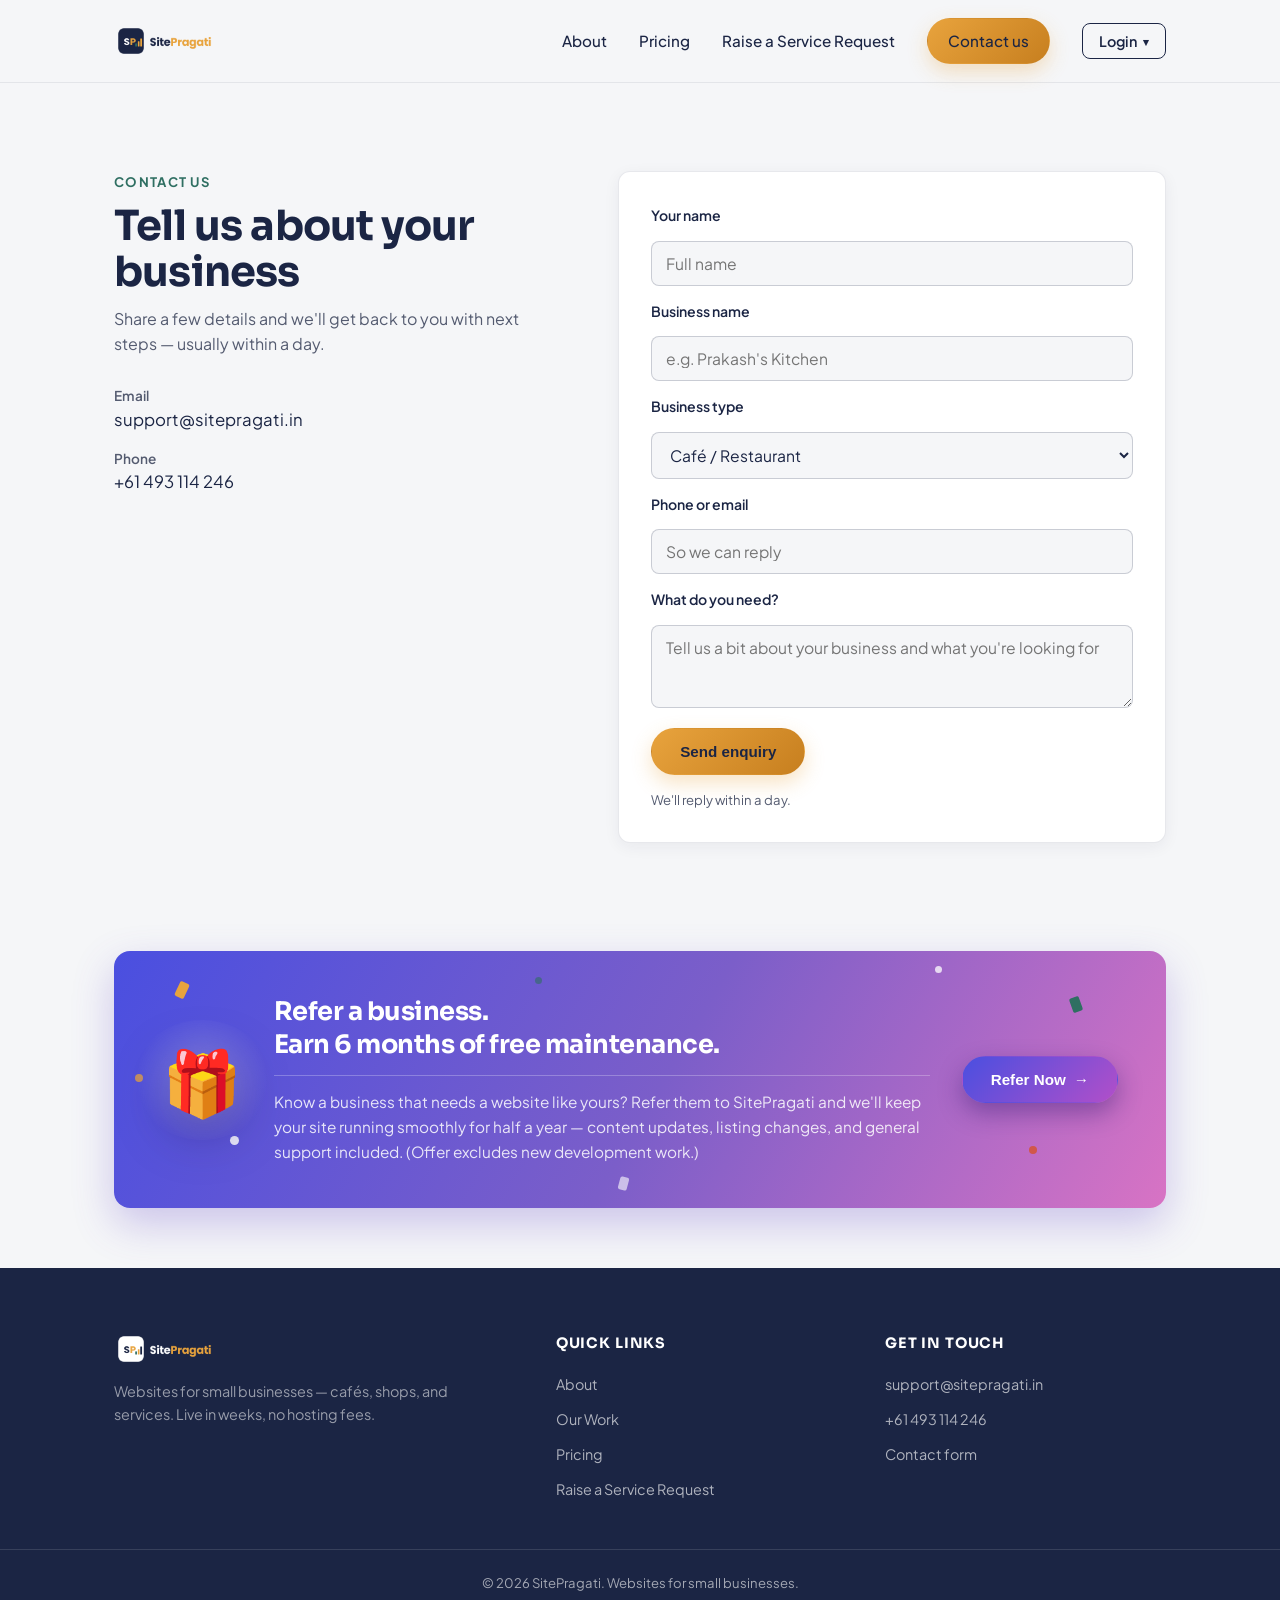
<file: contact.html>
<!DOCTYPE html>
<html lang="en">
<head>
<meta charset="UTF-8">
<meta name="viewport" content="width=device-width, initial-scale=1.0">
<meta name="description" content="Get in touch with SitePragati — share a few details about your business and we'll get back to you with next steps, usually within a day.">
<link rel="canonical" href="https://sitepragati.in/contact.html">
<title>Contact — SitePragati</title>
<link rel="icon" href="favicon.ico" sizes="any">
<link rel="icon" type="image/png" href="images/favicon-32.png" sizes="32x32">
<link rel="apple-touch-icon" href="images/apple-touch-icon.png">
<link rel="preconnect" href="https://fonts.googleapis.com">
<link rel="preconnect" href="https://fonts.gstatic.com" crossorigin>
<link href="https://fonts.googleapis.com/css2?family=Sora:wght@500;600;700&family=Plus+Jakarta+Sans:wght@400;500;600;700&display=swap" rel="stylesheet">
<link rel="stylesheet" href="style.css">
</head>
<body>

<a href="#main" class="skip-link">Skip to content</a>

<header>
  <nav class="nav">
    <a href="/" class="brand"><img src="images/logo-horizontal-color.png" alt="SitePragati" class="brand-logo"></a>
    <button class="nav-toggle" id="navToggle" aria-label="Open menu" aria-expanded="false">&#9776;</button>
    <ul class="nav-links" id="navLinks">
      <li><a href="/">About</a></li>
      <li><a href="pricing.html">Pricing</a></li>
      <li><a href="raise-request.html">Raise a Service Request</a></li>
      <li><a href="contact.html" class="btn btn-primary btn-small">Contact us</a></li>
      <li class="login-dropdown">
        <button type="button" class="login-dropdown-btn" id="loginDropdownBtn" aria-haspopup="true" aria-expanded="false">
          Login <span class="caret">&#9662;</span>
        </button>
        <div class="login-dropdown-menu" id="loginDropdownMenu" hidden>
          <a href="portal.html?role=customer">Customer Login</a>
          <a href="portal.html?role=admin">Admin Login</a>
        </div>
      </li>
    </ul>
  </nav>
</header>

<main id="main">

  <section id="contact" class="contact">
    <div class="wrap contact-grid">
      <div class="contact-copy">
        <span class="page-eyebrow">Contact us</span>
        <h1 class="page-title">Tell us about your business</h1>
        <p>Share a few details and we'll get back to you with next steps — usually within a day.</p>
        <dl class="contact-info">
          <dt>Email</dt>
          <dd>support@sitepragati.in</dd>
          <dt>Phone</dt>
          <dd>+61 493 114 246</dd>
        </dl>
      </div>
      <form id="enquiryForm">
        <label for="name">Your name</label>
        <input type="text" id="name" name="name" placeholder="Full name" required>

        <label for="business">Business name</label>
        <input type="text" id="business" name="business" placeholder="e.g. Prakash's Kitchen">

        <label for="businessType">Business type</label>
        <select id="businessType" name="businessType">
          <option value="Café/Restaurant">Café / Restaurant</option>
          <option value="Retail/Shop">Retail / Shop</option>
          <option value="Services">Services (salon, consulting, repair, etc.)</option>
          <option value="Other">Other</option>
        </select>

        <label for="contactField">Phone or email</label>
        <input type="text" id="contactField" name="contact" placeholder="So we can reply" required>

        <label for="message">What do you need?</label>
        <textarea id="message" name="message" placeholder="Tell us a bit about your business and what you're looking for" rows="3"></textarea>

        <button type="submit" class="btn btn-primary">Send enquiry</button>
        <p class="form-note" id="formNote">We'll reply within a day.</p>
      </form>
    </div>
  </section>

  <section id="referral" class="referral-section">
    <div class="wrap">
      <div class="referral-card">
        <div class="referral-confetti" aria-hidden="true">
          <span></span><span></span><span></span><span></span><span></span><span></span><span></span><span></span>
        </div>
        <div class="referral-card-icon" aria-hidden="true">🎁</div>
        <div class="referral-card-text">
          <h2>Refer a business.<span>Earn 6 months of free maintenance.</span></h2>
          <p>Know a business that needs a website like yours? Refer them to SitePragati and we'll keep your site running smoothly for half a year — content updates, listing changes, and general support included. (Offer excludes new development work.)</p>
        </div>
        <button type="button" id="referBusinessBtn" class="btn btn-gradient">Refer Now <span aria-hidden="true">→</span></button>
      </div>
    </div>
  </section>

</main>

<footer class="site-footer">
  <div class="wrap footer-grid">
    <div class="footer-brand">
      <p class="brand footer-logo"><img src="images/logo-horizontal-reversed.png" alt="SitePragati" class="brand-logo"></p>
      <p class="footer-tagline">Websites for small businesses — cafés, shops, and services. Live in weeks, no hosting fees.</p>
    </div>
    <div class="footer-col">
      <h4>Quick links</h4>
      <ul>
        <li><a href="/">About</a></li>
        <li><a href="/#work">Our Work</a></li>
        <li><a href="pricing.html">Pricing</a></li>
          <li><a href="raise-request.html">Raise a Service Request</a></li>
      </ul>
    </div>
    <div class="footer-col">
      <h4>Get in touch</h4>
      <ul>
        <li><a href="mailto:support@sitepragati.in">support@sitepragati.in</a></li>
        <li><a href="tel:+61493114246">+61 493 114 246</a></li>
        <li><a href="contact.html">Contact form</a></li>
      </ul>
    </div>
  </div>
  <div class="footer-bottom">
    <p>&copy; <span id="year"></span> SitePragati. Websites for small businesses.</p>
  </div>
</footer>

<script src="common.js"></script>
<script src="contact.js"></script>
</body>
</html>
</file>
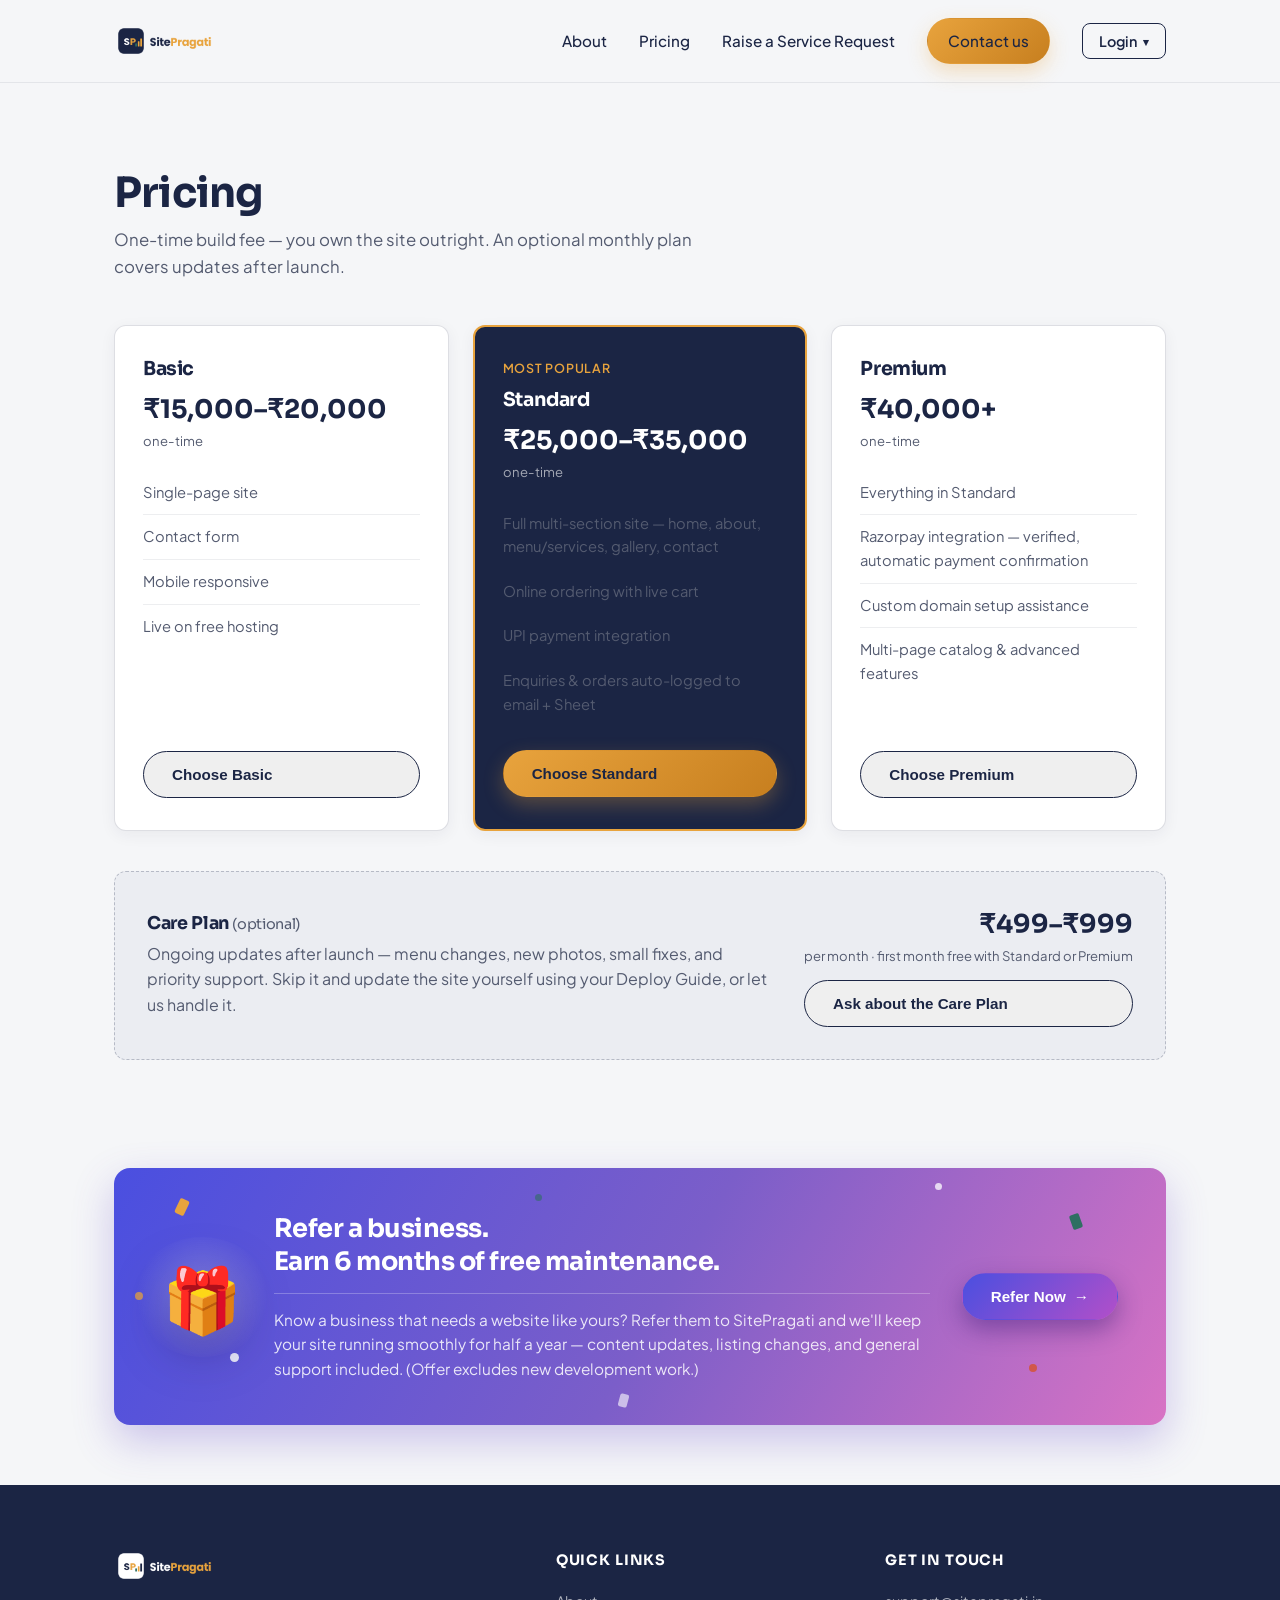
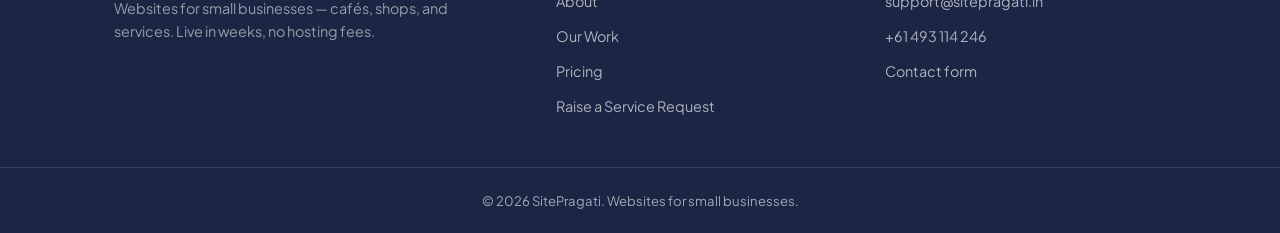
<file: pricing.html>
<!DOCTYPE html>
<html lang="en">
<head>
<meta charset="UTF-8">
<meta name="viewport" content="width=device-width, initial-scale=1.0">
<meta name="description" content="SitePragati pricing — one-time build fee, you own the site outright. Basic, Standard, and Premium packages, with an optional monthly Care Plan for ongoing updates.">
<link rel="canonical" href="https://sitepragati.in/pricing.html">
<title>Pricing — SitePragati</title>
<link rel="icon" href="favicon.ico" sizes="any">
<link rel="icon" type="image/png" href="images/favicon-32.png" sizes="32x32">
<link rel="apple-touch-icon" href="images/apple-touch-icon.png">
<link rel="preconnect" href="https://fonts.googleapis.com">
<link rel="preconnect" href="https://fonts.gstatic.com" crossorigin>
<link href="https://fonts.googleapis.com/css2?family=Sora:wght@500;600;700&family=Plus+Jakarta+Sans:wght@400;500;600;700&display=swap" rel="stylesheet">
<link rel="stylesheet" href="style.css">
</head>
<body>

<a href="#main" class="skip-link">Skip to content</a>

<header>
  <nav class="nav">
    <a href="/" class="brand"><img src="images/logo-horizontal-color.png" alt="SitePragati" class="brand-logo"></a>
    <button class="nav-toggle" id="navToggle" aria-label="Open menu" aria-expanded="false">&#9776;</button>
    <ul class="nav-links" id="navLinks">
      <li><a href="/">About</a></li>
      <li><a href="pricing.html">Pricing</a></li>
      <li><a href="raise-request.html">Raise a Service Request</a></li>
      <li><a href="contact.html" class="btn btn-primary btn-small">Contact us</a></li>
      <li class="login-dropdown">
        <button type="button" class="login-dropdown-btn" id="loginDropdownBtn" aria-haspopup="true" aria-expanded="false">
          Login <span class="caret">&#9662;</span>
        </button>
        <div class="login-dropdown-menu" id="loginDropdownMenu" hidden>
          <a href="portal.html?role=customer">Customer Login</a>
          <a href="portal.html?role=admin">Admin Login</a>
        </div>
      </li>
    </ul>
  </nav>
</header>

<main id="main">

  <section class="pricing">
    <div class="wrap">
      <h1 class="page-title">Pricing</h1>
      <p class="section-lead">One-time build fee — you own the site outright. An optional monthly plan covers updates after launch.</p>

      <div class="price-grid">
        <div class="price-card">
          <h3>Basic</h3>
          <p class="price-amount">₹15,000–₹20,000</p>
          <p class="price-note">one-time</p>
          <ul>
            <li>Single-page site</li>
            <li>Contact form</li>
            <li>Mobile responsive</li>
            <li>Live on free hosting</li>
          </ul>
          <button type="button" class="btn btn-outline price-cta" data-package="Basic">Choose Basic</button>
        </div>

        <div class="price-card price-card-featured">
          <p class="price-badge">Most popular</p>
          <h3>Standard</h3>
          <p class="price-amount">₹25,000–₹35,000</p>
          <p class="price-note">one-time</p>
          <ul>
            <li>Full multi-section site — home, about, menu/services, gallery, contact</li>
            <li>Online ordering with live cart</li>
            <li>UPI payment integration</li>
            <li>Enquiries &amp; orders auto-logged to email + Sheet</li>
          </ul>
          <button type="button" class="btn btn-primary price-cta" data-package="Standard">Choose Standard</button>
        </div>

        <div class="price-card">
          <h3>Premium</h3>
          <p class="price-amount">₹40,000+</p>
          <p class="price-note">one-time</p>
          <ul>
            <li>Everything in Standard</li>
            <li>Razorpay integration — verified, automatic payment confirmation</li>
            <li>Custom domain setup assistance</li>
            <li>Multi-page catalog &amp; advanced features</li>
          </ul>
          <button type="button" class="btn btn-outline price-cta" data-package="Premium">Choose Premium</button>
        </div>
      </div>

      <div class="care-plan">
        <div class="care-plan-copy">
          <h3>Care Plan <span>(optional)</span></h3>
          <p>Ongoing updates after launch — menu changes, new photos, small fixes, and priority support. Skip it and update the site yourself using your Deploy Guide, or let us handle it.</p>
        </div>
        <div class="care-plan-price">
          <p class="price-amount">₹499–₹999</p>
          <p class="price-note">per month · first month free with Standard or Premium</p>
          <button type="button" class="btn btn-outline price-cta" data-package="Care Plan">Ask about the Care Plan</button>
        </div>
      </div>
    </div>
  </section>

  <section id="referral" class="referral-section">
    <div class="wrap">
      <div class="referral-card">
        <div class="referral-confetti" aria-hidden="true">
          <span></span><span></span><span></span><span></span><span></span><span></span><span></span><span></span>
        </div>
        <div class="referral-card-icon" aria-hidden="true">🎁</div>
        <div class="referral-card-text">
          <h2>Refer a business.<span>Earn 6 months of free maintenance.</span></h2>
          <p>Know a business that needs a website like yours? Refer them to SitePragati and we'll keep your site running smoothly for half a year — content updates, listing changes, and general support included. (Offer excludes new development work.)</p>
        </div>
        <button type="button" id="referBusinessBtn" class="btn btn-gradient">Refer Now <span aria-hidden="true">→</span></button>
      </div>
    </div>
  </section>

</main>

<footer class="site-footer">
  <div class="wrap footer-grid">
    <div class="footer-brand">
      <p class="brand footer-logo"><img src="images/logo-horizontal-reversed.png" alt="SitePragati" class="brand-logo"></p>
      <p class="footer-tagline">Websites for small businesses — cafés, shops, and services. Live in weeks, no hosting fees.</p>
    </div>
    <div class="footer-col">
      <h4>Quick links</h4>
      <ul>
        <li><a href="/">About</a></li>
        <li><a href="/#work">Our Work</a></li>
        <li><a href="pricing.html">Pricing</a></li>
          <li><a href="raise-request.html">Raise a Service Request</a></li>
      </ul>
    </div>
    <div class="footer-col">
      <h4>Get in touch</h4>
      <ul>
        <li><a href="mailto:support@sitepragati.in">support@sitepragati.in</a></li>
        <li><a href="tel:+61493114246">+61 493 114 246</a></li>
        <li><a href="contact.html">Contact form</a></li>
      </ul>
    </div>
  </div>
  <div class="footer-bottom">
    <p>&copy; <span id="year"></span> SitePragati. Websites for small businesses.</p>
  </div>
</footer>

<script src="common.js"></script>
<script src="pricing.js"></script>
</body>
</html>
</file>
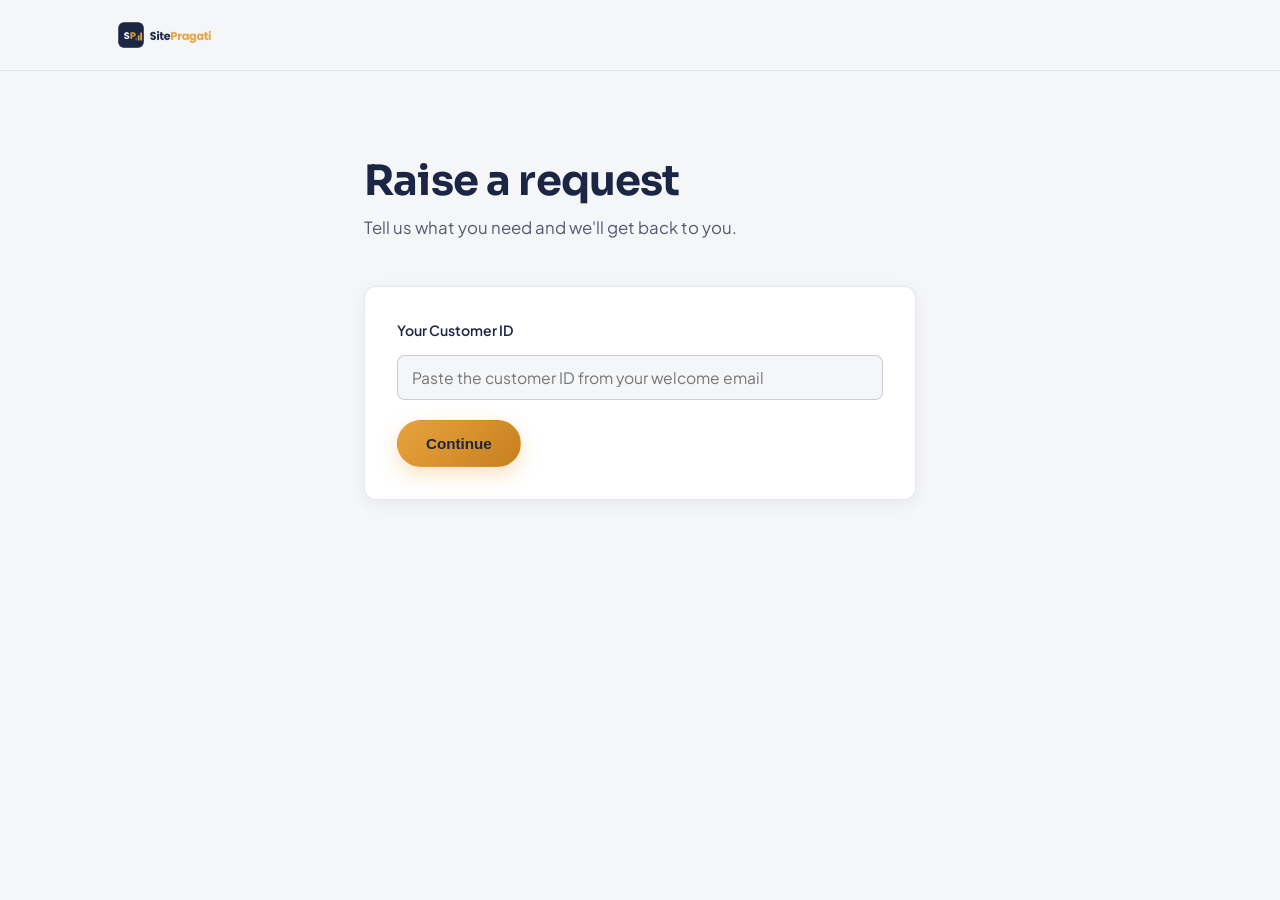
<file: raise-request.html>
<!DOCTYPE html>
<html lang="en">
<head>
<meta charset="UTF-8">
<meta name="viewport" content="width=device-width, initial-scale=1.0">
<meta name="robots" content="noindex">
<title>Raise a Request — SitePragati</title>
<link rel="icon" href="favicon.ico" sizes="any">
<link rel="icon" type="image/png" href="images/favicon-32.png" sizes="32x32">
<link rel="apple-touch-icon" href="images/apple-touch-icon.png">
<link rel="preconnect" href="https://fonts.googleapis.com">
<link rel="preconnect" href="https://fonts.gstatic.com" crossorigin>
<link href="https://fonts.googleapis.com/css2?family=Sora:wght@500;600;700&family=Plus+Jakarta+Sans:wght@400;500;600;700&display=swap" rel="stylesheet">
<link rel="stylesheet" href="style.css">
<style>form[hidden], .mode-toggle[hidden]{display:none;}</style>
</head>
<body>

<header>
  <nav class="nav">
    <a href="/" class="brand"><img src="images/logo-horizontal-color.png" alt="SitePragati" class="brand-logo"></a>
  </nav>
</header>

<main id="main">
  <section>
    <div class="wrap" style="max-width:600px;">
      <h2>Raise a request</h2>
      <p class="section-lead">Tell us what you need and we'll get back to you.</p>

      <p id="loadingNote" class="form-note" hidden>Loading your account…</p>

      <div class="mode-toggle" id="modeToggle" hidden>
        <button type="button" class="mode-toggle-btn active" data-mode="raise">Raise a request</button>
        <button type="button" class="mode-toggle-btn" data-mode="track">Track a request</button>
      </div>

      <form id="trackForm" hidden>
        <label for="trackTicketId">Request ID</label>
        <input type="text" id="trackTicketId" placeholder="e.g. K7XPQ2 — from your confirmation" maxlength="6" style="text-transform:uppercase;" required>
        <p id="trackError" class="form-note" style="color:#B3261E;" hidden></p>
        <button type="submit" class="btn btn-primary" id="trackBtn">Check status</button>
      </form>

      <div id="trackResult" class="track-result" hidden></div>

      <form id="lookupForm" hidden>
        <label for="lookupCustomerId">Your Customer ID</label>
        <input type="text" id="lookupCustomerId" placeholder="Paste the customer ID from your welcome email" required>
        <p id="lookupError" class="form-note" style="color:#B3261E;" hidden></p>
        <button type="submit" class="btn btn-primary" id="lookupBtn">Continue</button>
      </form>

      <form id="requestForm" hidden>
        <label for="customerDisplay">Customer</label>
        <input type="text" id="customerDisplay" readonly disabled>

        <label for="reqSubject">What's this about?</label>
        <input type="text" id="reqSubject" placeholder="e.g. Update menu prices, Fix broken image" required>

        <label for="reqDescription">Details</label>
        <textarea id="reqDescription" rows="5" placeholder="Describe what you need — the more detail, the faster we can help." required></textarea>

        <label for="reqFile">Attach a file (optional, 10MB max)</label>
        <input type="file" id="reqFile">

        <button type="submit" class="btn btn-primary" id="reqSubmitBtn">Submit request</button>
        <p class="form-note" id="reqStatusNote"></p>
      </form>

      <p id="successNote" class="form-note" hidden></p>
    </div>
  </section>
</main>

<script src="raise-request.js"></script>
</body>
</html>
</file>
<file: style.css>
:root{
  --navy: #1B2544;
  --navy-soft: #2B3A63;
  --amber: #E8A33D;
  --amber-dark: #C77F1F;
  --teal: #2F6F62;
  --blue: #3B7DD8;
  --coral: #D1574B;
  --violet: #7B5EC9;
  --paper: #F5F6F8;
  --paper-dim: #EBEDF2;
  --slate: #545B70;
  --white: #FFFFFF;
  --radius-sm: 8px;
  --radius-md: 12px;
  --radius-lg: 16px;
  --radius-pill: 999px;
  --shadow-card: 0 4px 16px rgba(27,37,68,0.06);
  --gradient-dark: linear-gradient(135deg, var(--navy) 0%, #1F3B3A 100%);
}
*{box-sizing:border-box; margin:0; padding:0;}
html{scroll-behavior:smooth;}
body{
  font-family:'Plus Jakarta Sans', sans-serif;
  background:var(--paper);
  color:var(--navy);
  line-height:1.6;
  font-size:16px;
}
h1,h2,h3{
  font-family:'Sora', sans-serif;
  color:var(--navy);
  font-weight:700;
  line-height:1.1;
  letter-spacing:-0.02em;
}
a{color:inherit; text-decoration:none;}
img{max-width:100%; display:block;}
.wrap{max-width:1100px; margin:0 auto; padding:0 24px;}

.skip-link{
  position:absolute; left:-999px; top:0; background:var(--amber); color:var(--navy);
  padding:10px 16px; z-index:200; font-weight:600;
}
.skip-link:focus{left:16px; top:16px;}
:focus-visible{outline:3px solid var(--amber); outline-offset:2px;}

/* ===== Header ===== */
header{
  position:sticky; top:0; z-index:100;
  background:rgba(245,246,248,0.92);
  backdrop-filter:blur(8px);
  border-bottom:1px solid rgba(27,37,68,0.08);
}
.nav{
  display:flex; align-items:center; justify-content:space-between;
  padding:18px 24px; max-width:1100px; margin:0 auto;
}
.brand{display:flex; align-items:center;}
.brand-logo{height:34px; width:auto; display:block;}
.nav-links{display:flex; align-items:center; gap:32px; list-style:none;}
.nav-links a{font-size:0.95rem; font-weight:500; color:var(--navy);}
.nav-links a:not(.btn):hover{color:var(--teal);}

.login-dropdown{position:relative;}
.login-dropdown-btn{
  background:none; border:1.5px solid var(--navy); color:var(--navy);
  font-family:inherit; font-size:0.9rem; font-weight:600;
  padding:8px 16px; border-radius:var(--radius-sm); cursor:pointer;
  display:flex; align-items:center; gap:6px;
}
.login-dropdown-btn:hover{background:rgba(27,37,68,0.06);}
.login-dropdown-btn .caret{font-size:0.7rem;}
.login-dropdown-menu{
  position:absolute; top:calc(100% + 8px); right:0; z-index:50;
  background:var(--white); border:1px solid rgba(27,37,68,0.12);
  border-radius:var(--radius-sm); box-shadow:0 10px 30px rgba(27,37,68,0.15);
  min-width:170px; overflow:hidden;
}
.login-dropdown-menu a{
  display:block; padding:12px 16px; font-size:0.9rem; font-weight:500;
  color:var(--navy); border-bottom:1px solid rgba(27,37,68,0.08);
}
.login-dropdown-menu a:last-child{border-bottom:none;}
.login-dropdown-menu a:hover{background:var(--paper-dim); color:var(--teal);}

@media (max-width:800px){
  .login-dropdown{width:100%;}
  .login-dropdown-btn{width:100%; justify-content:space-between; padding:14px 24px; border:none; border-radius:0;}
  .login-dropdown-menu{position:static; box-shadow:none; border:none; border-top:1px solid rgba(27,37,68,0.08); border-radius:0;}
}
.nav-toggle{display:none; background:none; border:none; font-size:1.6rem; color:var(--navy); cursor:pointer;}

@media (max-width:800px){
  .nav-links{
    position:absolute; top:100%; left:0; right:0;
    background:var(--paper);
    flex-direction:column; align-items:flex-start; gap:0;
    border-bottom:1px solid rgba(27,37,68,0.08);
    max-height:0; overflow:hidden; transition:max-height 0.25s ease;
  }
  .nav-links.open{max-height:80vh; overflow-y:auto;}
  .nav-links li{width:100%;}
  .nav-links a{display:block; padding:16px 24px; width:100%; border-bottom:1px solid rgba(27,37,68,0.06);}
  .nav-toggle{display:block;}
}

/* ===== Buttons ===== */
.btn{
  display:inline-flex; align-items:center; gap:8px; padding:14px 28px; border-radius:var(--radius-pill);
  font-weight:700; font-size:0.95rem; cursor:pointer; border:1.5px solid transparent;
  transition:transform 0.15s ease, background 0.15s ease, box-shadow 0.15s ease;
}
.btn-primary{background:linear-gradient(135deg, var(--amber) 0%, var(--amber-dark) 100%); color:var(--navy); box-shadow:0 8px 20px rgba(232,163,61,0.3);}
.btn-primary:hover{transform:translateY(-2px); box-shadow:0 12px 26px rgba(232,163,61,0.4);}
.btn-outline{border-color:var(--navy); color:var(--navy);}
.btn-outline:hover{background:rgba(27,37,68,0.06);}
.btn-small{padding:10px 20px; font-size:0.88rem;}

section{padding:88px 0;}
h2{font-size:clamp(1.9rem, 3.6vw, 2.6rem); margin-bottom:10px;}
.section-lead{color:var(--slate); font-size:1.05rem; max-width:52ch; margin-bottom:44px;}
/* Standalone page title (About/Pricing/Contact) — an <h1>, sized to match h2 */
.page-title{font-size:clamp(1.9rem, 3.6vw, 2.6rem); margin-bottom:10px;}
.page-eyebrow{
  display:block; color:var(--teal); font-weight:700; font-size:0.82rem;
  text-transform:uppercase; letter-spacing:0.1em; margin-bottom:12px;
}

/* A soft, organic blob shape used as a decorative background accent
   behind section visuals — inspired by the reference site's cutout
   photography treatment, without needing real stock photography. */
.blob-decoration{
  position:absolute; z-index:0; border-radius:42% 58% 63% 37% / 41% 44% 56% 59%;
  background:linear-gradient(135deg, rgba(47,111,98,0.16) 0%, rgba(232,163,61,0.16) 100%);
  pointer-events:none;
}

/* ===== Hero: full-bleed image with copy overlaid at left ===== */
.hero{
  position:relative; overflow:hidden; min-height:660px;
  display:flex; align-items:center; padding:110px 0 100px;
}
.hero-bg{position:absolute; inset:0; z-index:0;}
.hero-bg img{width:100%; height:100%; object-fit:cover; object-position:center; display:block;}
.hero-bg::after{
  content:''; position:absolute; inset:0;
  background:linear-gradient(100deg, rgba(8,16,34,0.95) 0%, rgba(8,16,34,0.88) 34%, rgba(8,16,34,0.5) 60%, rgba(8,16,34,0.12) 85%);
}
.hero .wrap{position:relative; z-index:1; width:100%;}
.hero-copy{max-width:620px;}
.hero-copy h1{font-size:clamp(2.3rem, 4.8vw, 3.4rem); max-width:17ch; margin-top:0; margin-bottom:20px; color:#fff;}
.hero-copy p{color:rgba(255,255,255,0.82); font-size:1.1rem; max-width:48ch; margin-bottom:32px;}
.hero-actions{display:flex; align-items:center; gap:22px; flex-wrap:wrap; margin-bottom:40px;}
.hero-link{font-weight:600; font-size:0.95rem; color:#fff; border-bottom:1.5px solid rgba(255,255,255,0.4); padding-bottom:2px;}
.hero-link:hover{color:var(--amber); border-color:var(--amber);}
.hero-facts{display:flex; gap:36px; list-style:none; flex-wrap:wrap;}
.hero-facts li{display:flex; flex-direction:column;}
.hero-facts strong{font-family:'Sora', sans-serif; font-size:1.4rem; color:var(--amber);}
.hero-facts span{font-size:0.85rem; color:rgba(255,255,255,0.7);}

@media (max-width:860px){
  .hero{min-height:540px; padding:72px 0 56px; align-items:flex-end;}
  .hero-bg::after{background:linear-gradient(180deg, rgba(8,16,34,0.35) 0%, rgba(8,16,34,0.75) 55%, rgba(8,16,34,0.95) 100%);}
}


.feature-grid{display:grid; grid-template-columns:repeat(3, 1fr); gap:24px;}
.feature-card{
  border:1px solid rgba(27,37,68,0.12); border-bottom:3px solid var(--accent, var(--amber));
  border-radius:var(--radius-md);
  padding:24px; background:var(--white); box-shadow:var(--shadow-card);
  transition:transform 0.2s ease, box-shadow 0.2s ease;
}
.feature-card:hover{transform:translateY(-4px); box-shadow:0 12px 28px rgba(27,37,68,0.12);}
.feature-card-header{
  display:flex; align-items:center; gap:14px; margin-bottom:16px; padding-bottom:16px;
  border-bottom:1px solid rgba(27,37,68,0.1);
}
.icon-badge{
  display:flex; align-items:center; justify-content:center; width:44px; height:44px; flex-shrink:0;
  border-radius:var(--radius-sm); background:var(--accent-soft, rgba(232,163,61,0.14));
  color:var(--accent, var(--amber-dark));
}
.feature-card img{width:22px; height:22px;}
.feature-card-header h3{font-size:1.05rem; margin:0;}
.feature-card p{color:var(--slate); font-size:0.95rem; margin:0;}
/* Accent variants — each service card gets its own color, not one
   repeated brand color, echoing the reference's colorful card grid. */
.feature-card.accent-teal{--accent:var(--teal); --accent-soft:rgba(47,111,98,0.14);}
.feature-card.accent-blue{--accent:var(--blue); --accent-soft:rgba(59,125,216,0.14);}
.feature-card.accent-coral{--accent:var(--coral); --accent-soft:rgba(209,87,75,0.14);}
.feature-card.accent-violet{--accent:var(--violet); --accent-soft:rgba(123,94,201,0.14);}
.feature-card.accent-amber{--accent:var(--amber-dark); --accent-soft:rgba(232,163,61,0.16);}
.feature-card-check{
  display:flex; align-items:center; justify-content:center;
  width:32px; height:32px; border-radius:50%; margin-bottom:16px;
  background:rgba(47,111,98,0.12); color:var(--teal);
}
.feature-card-check svg{width:18px; height:18px;}

.steps{display:grid; grid-template-columns:repeat(3, 1fr); gap:32px; counter-reset:step;}
.step{position:relative;}
.step-photo{width:100%; aspect-ratio:4/3; margin-bottom:20px;}
.step-photo img{
  width:100%; height:100%; object-fit:cover; display:block;
  -webkit-mask-image:radial-gradient(ellipse 72% 72% at center, black 38%, transparent 100%);
  mask-image:radial-gradient(ellipse 72% 72% at center, black 38%, transparent 100%);
}
.step::before{
  counter-increment:step; content:counter(step);
  position:absolute; top:12px; left:12px; z-index:1;
  display:flex; align-items:center; justify-content:center;
  width:38px; height:38px; border-radius:50%;
  background:var(--navy); color:var(--white);
  font-family:'Sora', sans-serif; font-weight:600; font-size:1rem;
  box-shadow:0 6px 16px rgba(27,37,68,0.3);
}
.step h3{font-size:1.1rem; margin-bottom:8px;}
.step p{color:var(--slate); font-size:0.96rem;}

.steps-section{background:var(--paper-dim); position:relative; overflow:hidden;}
.steps-section .wrap{position:relative; z-index:1;}

/* ===== Our Work (case studies, pulled live from /api/case-studies) =====
   One case study is shown at a time, as a large laptop mockup with the
   real live site embedded (scrollable) inside the screen — visitors
   step through the rest via the carousel arrows/dots below it, rather
   than scrolling past a long stack of repeated blocks. */
.case-studies{position:relative; overflow:hidden;}
.case-studies .wrap{position:relative; z-index:1;}
.case-carousel{position:relative;}
.case-carousel-controls{display:flex; align-items:center; justify-content:center; gap:16px; margin-top:28px; padding:0 8px;}
.case-nav{
  width:42px; height:42px; flex-shrink:0; border-radius:50%;
  border:1px solid rgba(27,37,68,0.12); background:var(--white); box-shadow:var(--shadow-card);
  color:var(--navy); font-size:1.3rem; line-height:1; cursor:pointer;
  display:flex; align-items:center; justify-content:center;
  transition:transform 0.15s ease, box-shadow 0.15s ease, color 0.15s ease;
}
.case-nav:hover{transform:scale(1.08); box-shadow:0 10px 24px rgba(27,37,68,0.15); color:var(--teal);}
.case-dots{display:flex; align-items:center; flex-wrap:wrap; justify-content:center; gap:9px; max-width:280px;}
.case-dot{
  width:9px; height:9px; border-radius:999px; background:rgba(27,37,68,0.18);
  border:0; padding:0; cursor:pointer; transition:width 0.2s ease, background 0.2s ease;
}
.case-dot.active{background:var(--teal); width:22px;}

.case-laptop{position:relative; max-width:900px; margin:0 auto 32px;}
.case-laptop-frame{
  position:relative;
  background:linear-gradient(170deg, #F6F7F9 0%, #D8DADF 12%, #C3C5CB 100%);
  border-radius:20px 20px 6px 6px;
  padding:16px 16px 0;
  box-shadow:
    inset 0 1px 0 rgba(255,255,255,0.8),
    inset 0 -2px 4px rgba(0,0,0,0.08),
    0 30px 60px rgba(20,24,38,0.28);
}
.case-laptop-cam{
  position:absolute; top:7px; left:50%; transform:translateX(-50%);
  width:5px; height:5px; border-radius:50%;
  background:#2A2D33; box-shadow:0 0 0 2px rgba(0,0,0,0.04);
}
.case-laptop-screen{
  position:relative; aspect-ratio:16/10; background:#0B0D12;
  border-radius:6px; overflow:hidden; padding:3px;
}
/* The iframe is rendered at a fixed desktop width (see index.js) and
   scaled down to fit via transform, so small screens show a shrunk
   desktop layout instead of the site's own mobile breakpoint blown
   up to look oversized inside a tiny laptop frame. */
.case-laptop-screen iframe{
  position:absolute; top:3px; left:3px; border:0; border-radius:3px;
  transform-origin:top left;
}
.case-laptop-hinge{
  height:11px; margin:0 -2px;
  background:linear-gradient(180deg, #B9BBC2 0%, #A2A4AC 45%, #CDCFD5 100%);
}
.case-laptop-deck{
  position:relative; height:30px;
  background:linear-gradient(180deg, #E8E9ED 0%, #CBCDD3 100%);
  border-radius:0 0 16px 16px;
  box-shadow:inset 0 1px 0 rgba(255,255,255,0.6);
}
.case-laptop-deck::before{
  content:''; position:absolute; left:50%; top:0; transform:translateX(-50%);
  width:120px; height:8px;
  background:linear-gradient(180deg, #A6A8AF 0%, #8E9096 100%);
  border-radius:0 0 10px 10px;
}
.case-laptop-shadow{
  height:30px; margin:16px auto 0; max-width:80%; border-radius:50%;
  background:radial-gradient(ellipse at center, rgba(20,24,38,0.25) 0%, rgba(20,24,38,0) 72%);
}

.case-feature{max-width:720px; margin:0 auto; text-align:center;}
.case-category{
  display:inline-block; background:rgba(47,111,98,0.12); color:var(--teal);
  font-size:0.72rem; font-weight:600; text-transform:uppercase; letter-spacing:0.04em;
  padding:5px 11px; border-radius:999px; margin-bottom:14px;
}
.case-feature h3{font-size:1.4rem; margin-bottom:14px;}
.case-feature p{color:var(--slate); font-size:0.98rem; margin-bottom:22px;}
.case-stats{
  display:flex; justify-content:center; gap:32px; flex-wrap:wrap;
  padding-top:20px; border-top:1px solid rgba(27,37,68,0.1); margin-bottom:18px;
}
.case-stat{display:flex; flex-direction:column; align-items:center; text-align:center;}
.case-stat strong{font-family:'Sora', sans-serif; font-size:1.1rem; color:var(--navy);}
.case-stat span{font-size:0.75rem; color:var(--slate); max-width:16ch;}
.case-link{font-weight:600; font-size:0.95rem; color:var(--teal);}
.case-link:hover{color:var(--amber-dark);}
.case-empty{color:var(--slate); text-align:center;}

@media (max-width:700px){
  .case-laptop-frame{padding:14px 14px 0; border-radius:14px 14px 3px 3px;}
  .case-stats{gap:20px;}
}

/* ===== Dark panel section (visual rhythm break) ===== */
.dark-panel{background:var(--gradient-dark); color:rgba(255,255,255,0.8); position:relative; overflow:hidden;}
.dark-panel h2{color:var(--white);}
.dark-panel .page-eyebrow{color:var(--amber);}
.dark-panel .section-lead{color:rgba(255,255,255,0.6);}
.check-grid{display:grid; grid-template-columns:1fr 1fr; gap:20px; margin-bottom:28px;}
.check-card{
  display:flex; gap:14px; background:rgba(255,255,255,0.05); border:1px solid rgba(255,255,255,0.1);
  border-radius:var(--radius-md); padding:22px;
}
.check-card-icon{
  display:flex; align-items:center; justify-content:center; flex-shrink:0;
  width:36px; height:36px; border-radius:50%; background:var(--accent-soft, rgba(232,163,61,0.18)); color:var(--accent, var(--amber));
}
.check-card-icon svg{width:18px; height:18px;}
.check-card h3{font-size:1.02rem; margin-bottom:6px; color:var(--white);}
.check-card p{color:rgba(255,255,255,0.6); font-size:0.9rem; margin:0;}
.check-card.accent-blue{--accent:#6FA3EB; --accent-soft:rgba(111,163,235,0.18);}
.check-card.accent-teal{--accent:#5FBFA8; --accent-soft:rgba(95,191,168,0.18);}
.check-card.accent-coral{--accent:#E8877D; --accent-soft:rgba(232,135,125,0.18);}
.dark-panel .btn-outline{border-color:rgba(255,255,255,0.4); color:var(--white);}
.dark-panel .btn-outline:hover{background:rgba(255,255,255,0.1);}

@media (max-width:1024px){
  .feature-grid{grid-template-columns:1fr 1fr;}
}

@media (max-width:860px){
  .feature-grid{grid-template-columns:1fr;}
  .steps{grid-template-columns:1fr; gap:28px;}
  .check-grid{grid-template-columns:1fr;}
}

/* ===== Pricing ===== */
.price-grid{display:grid; grid-template-columns:1fr 1fr 1fr; gap:24px; align-items:stretch; margin-bottom:40px;}
.price-grid > *{min-width:0;}
.price-card{
  border:1px solid rgba(27,37,68,0.15); border-radius:var(--radius-md);
  padding:32px 28px; display:flex; flex-direction:column;
  background:var(--white); box-shadow:var(--shadow-card);
  transition:transform 0.2s ease, box-shadow 0.2s ease;
}
.price-card:hover{transform:translateY(-4px); box-shadow:0 12px 28px rgba(27,37,68,0.12);}
.price-card-featured{
  border:2px solid var(--amber);
  background:var(--navy);
  position:relative;
}
.price-card-featured h3, .price-card-featured .price-amount{color:var(--white);}
.price-card-featured .price-note{color:rgba(255,255,255,0.6);}
.price-card-featured ul li{color:rgba(255,255,255,0.85); border-top-color:rgba(255,255,255,0.15);}
.price-badge{
  color:var(--amber); font-weight:600; font-size:0.78rem;
  text-transform:uppercase; letter-spacing:0.06em;
  margin-bottom:10px;
}
.price-card h3{font-size:1.2rem; margin-bottom:10px;}
.price-amount{font-family:'Sora', sans-serif; font-size:1.6rem; font-weight:700; color:var(--navy);}
.price-note{font-size:0.82rem; color:var(--slate); margin-bottom:20px;}
.price-card ul{list-style:none; flex-grow:1; margin-bottom:24px;}
.price-card ul li{
  font-size:0.92rem; color:var(--slate); padding:10px 0;
  border-top:1px solid rgba(27,37,68,0.08);
}
.price-card ul li:first-child{border-top:none;}
.price-cta{width:100%; text-align:center;}
.price-card-featured .btn-outline{border-color:var(--white); color:var(--white);}
.price-card-featured .btn-outline:hover{background:rgba(255,255,255,0.1);}

.care-plan{
  display:flex; justify-content:space-between; align-items:center; gap:32px;
  flex-wrap:wrap; padding:32px; border-radius:var(--radius-md);
  background:var(--paper-dim); border:1px dashed rgba(27,37,68,0.25);
}
.care-plan-copy{flex:1; min-width:260px;}
.care-plan-copy h3{font-size:1.1rem; margin-bottom:8px;}
.care-plan-copy h3 span{font-weight:400; color:var(--slate); font-size:0.9rem;}
.care-plan-copy p{color:var(--slate); max-width:52ch;}
.care-plan-price{text-align:right; flex-shrink:0;}
.care-plan-price .price-note{margin-bottom:14px;}

@media (max-width:900px){
  .price-grid{grid-template-columns:1fr;}
  .care-plan{flex-direction:column; align-items:flex-start; text-align:left;}
  .care-plan-price{text-align:left;}
}

/* ===== Referral ===== */
.referral-section{padding:20px 0 60px;}
.referral-card{
  position:relative; overflow:hidden;
  display:flex; align-items:center; gap:32px; flex-wrap:wrap;
  background:linear-gradient(120deg, #4A4FE0 0%, #7B5EC9 52%, #D873C4 100%);
  border-radius:var(--radius-lg); padding:44px 48px;
  box-shadow:0 16px 40px rgba(107,80,201,0.3);
}
.referral-confetti{position:absolute; inset:0; z-index:0; pointer-events:none;}
.referral-confetti span{position:absolute; display:block; border-radius:2px;}
.referral-confetti span:nth-child(1){top:12%; left:6%; width:10px; height:16px; background:var(--amber); transform:rotate(25deg);}
.referral-confetti span:nth-child(2){top:72%; left:11%; width:9px; height:9px; border-radius:50%; background:#fff; opacity:0.85;}
.referral-confetti span:nth-child(3){top:18%; left:91%; width:10px; height:15px; background:var(--teal); transform:rotate(-20deg);}
.referral-confetti span:nth-child(4){top:76%; left:87%; width:8px; height:8px; border-radius:50%; background:var(--coral);}
.referral-confetti span:nth-child(5){top:48%; left:2%; width:8px; height:8px; border-radius:50%; background:var(--amber); opacity:0.75;}
.referral-confetti span:nth-child(6){top:6%; left:78%; width:7px; height:7px; border-radius:50%; background:#fff; opacity:0.75;}
.referral-confetti span:nth-child(7){top:88%; left:48%; width:9px; height:13px; background:#fff; opacity:0.6; transform:rotate(15deg);}
.referral-confetti span:nth-child(8){top:10%; left:40%; width:7px; height:7px; border-radius:50%; background:var(--teal); opacity:0.6;}
.referral-card-icon{
  position:relative; z-index:1; flex-shrink:0;
  font-size:4rem; line-height:1;
  filter:drop-shadow(0 14px 24px rgba(27,15,60,0.35));
}
.referral-card-icon::before{
  content:''; position:absolute; inset:-28px; z-index:-1; border-radius:50%;
  background:radial-gradient(circle, rgba(255,255,255,0.28) 0%, rgba(255,255,255,0) 72%);
}
.referral-card-text{position:relative; z-index:1; flex:1; min-width:260px;}
.referral-card-text h2{color:#fff; font-size:1.6rem; line-height:1.3; margin-bottom:14px;}
.referral-card-text h2 span{display:block;}
.referral-card-text p{
  color:rgba(255,255,255,0.85); font-size:0.96rem; line-height:1.6; margin:0;
  padding-top:14px; border-top:1px solid rgba(255,255,255,0.25);
}
.referral-card .btn{position:relative; z-index:1; flex-shrink:0;}
.btn-gradient{
  background:linear-gradient(135deg, #4A4FE0 0%, #B24FC9 100%);
  color:#fff; box-shadow:0 10px 24px rgba(42,20,110,0.4);
}
.btn-gradient:hover{transform:translateY(-2px); box-shadow:0 14px 30px rgba(42,20,110,0.5);}

@media (max-width:700px){
  .referral-card{flex-direction:column; align-items:flex-start; text-align:left; padding:32px 28px;}
  .referral-card .btn{width:100%; justify-content:center;}
}

/* ===== Contact ===== */
.contact-grid{display:grid; grid-template-columns:0.9fr 1.1fr; gap:56px;}
.contact-grid > *{min-width:0;}
.contact-copy p{color:var(--slate); margin-bottom:28px; max-width:40ch;}
.contact-info dt{font-weight:600; font-size:0.85rem; color:var(--slate); margin-top:14px;}
.contact-info dt:first-child{margin-top:0;}
.contact-info dd{font-size:1.05rem;}

form{display:flex; flex-direction:column; gap:14px; background:var(--white); padding:32px; border-radius:var(--radius-md); border:1px solid rgba(27,37,68,0.1); box-shadow:var(--shadow-card);}
label{font-size:0.88rem; font-weight:600; color:var(--navy);}
input, select, textarea{
  padding:12px 14px; border:1px solid rgba(27,37,68,0.2); border-radius:var(--radius-sm);
  font-family:inherit; font-size:0.98rem; background:var(--paper); color:var(--navy);
}
input:focus, select:focus, textarea:focus{border-color:var(--teal);}
textarea{resize:vertical;}
form .btn{margin-top:6px; align-self:flex-start;}
.form-note{font-size:0.82rem; color:var(--slate);}

.mode-toggle{
  display:flex; gap:0; margin-bottom:20px;
  border:1px solid rgba(27,37,68,0.15); border-radius:var(--radius-sm); overflow:hidden;
}
.mode-toggle-btn{
  flex:1; padding:10px 0; background:var(--paper); border:none; cursor:pointer;
  font-family:inherit; font-size:0.9rem; font-weight:600; color:var(--slate);
}
.mode-toggle-btn.active{background:var(--navy); color:var(--white);}
.mode-toggle-btn:not(.active):hover{background:var(--paper-dim);}

.track-result{
  margin-top:4px; padding:20px 24px; background:var(--white);
  border:1px solid rgba(27,37,68,0.1); border-radius:var(--radius-md);
}
.track-result h3{font-size:1.05rem; margin-bottom:6px;}
.track-result p{color:var(--slate); font-size:0.9rem; margin-bottom:2px;}
.track-status-badge{
  display:inline-block; padding:4px 12px; border-radius:20px;
  font-size:0.82rem; font-weight:600; margin-top:10px;
}
.track-status-open{background:rgba(232,163,61,0.15); color:var(--amber-dark);}
.track-status-in-progress{background:rgba(47,111,98,0.15); color:var(--teal);}
.track-status-payment-pending{background:rgba(176,69,58,0.15); color:#B0453A;}
.track-status-payment-submitted{background:rgba(47,111,98,0.15); color:var(--teal);}
.track-status-payment-received{background:rgba(47,111,98,0.25); color:var(--teal); font-weight:700;}
.track-status-resolved{background:rgba(27,37,68,0.1); color:var(--navy);}
.track-status-closed{background:rgba(84,91,112,0.15); color:var(--slate);}

@media (max-width:860px){
  .contact-grid{grid-template-columns:1fr;}
}

.site-footer{
  background:var(--navy); color:rgba(255,255,255,0.6);
  padding:64px 0 0; font-size:0.9rem;
}
.footer-grid{
  display:grid; grid-template-columns:1.4fr 1fr 1fr; gap:48px;
  padding-bottom:48px;
}
.footer-brand .brand{margin-bottom:14px;}
.footer-tagline{color:rgba(255,255,255,0.55); max-width:34ch; line-height:1.6;}
.footer-col h4{
  font-family:'Sora', sans-serif; color:var(--white); font-size:0.9rem;
  text-transform:uppercase; letter-spacing:0.06em; margin-bottom:18px;
}
.footer-col ul{list-style:none; display:flex; flex-direction:column; gap:12px;}
.footer-col a{color:rgba(255,255,255,0.65); transition:color 0.15s ease;}
.footer-col a:hover{color:var(--amber);}
.footer-bottom{
  border-top:1px solid rgba(255,255,255,0.12);
  padding:22px 24px; text-align:center; font-size:0.82rem;
}

@media (max-width:800px){
  .footer-grid{grid-template-columns:1fr; gap:32px;}
}

@media (prefers-reduced-motion: reduce){
  html{scroll-behavior:auto;}
  *{transition:none !important;}
}
</file>
